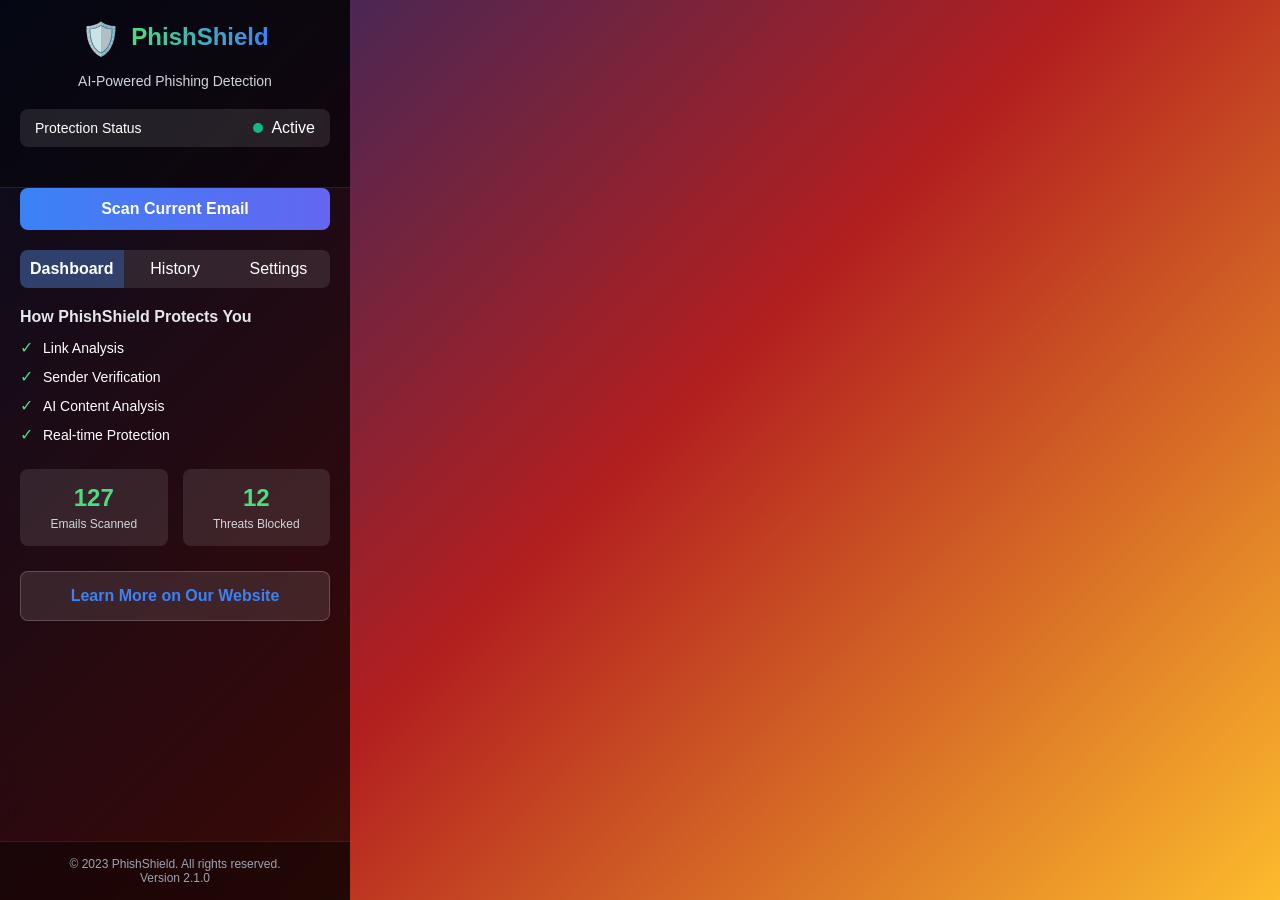
<file: trash.html>
<!DOCTYPE html>
<html lang="en">
<head>
    <meta charset="UTF-8">
    <meta name="viewport" content="width=device-width, initial-scale=1.0">
    <title>PhishShield Extension</title>
    <style>
        * {
            margin: 0;
            padding: 0;
            box-sizing: border-box;
            font-family: 'Segoe UI', Tahoma, Geneva, Verdana, sans-serif;
        }
        
        body {
            width: 350px;
            background: linear-gradient(135deg, #1a2a6c, #b21f1f, #fdbb2d);
            color: #fff;
            padding: 0;
            overflow: hidden;
        }
        
        .container {
            display: flex;
            flex-direction: column;
            min-height: 100vh;
            background: rgba(0, 0, 0, 0.7);
            backdrop-filter: blur(10px);
        }
        
        .header {
            padding: 20px;
            text-align: center;
            background: rgba(0, 0, 0, 0.4);
            border-bottom: 1px solid rgba(255, 255, 255, 0.1);
        }
        
        .logo {
            display: flex;
            align-items: center;
            justify-content: center;
            margin-bottom: 15px;
        }
        
        .logo-icon {
            font-size: 32px;
            margin-right: 10px;
            color: #4ade80;
        }
        
        h1 {
            font-size: 24px;
            font-weight: 700;
            background: linear-gradient(to right, #4ade80, #3b82f6);
            -webkit-background-clip: text;
            -webkit-text-fill-color: transparent;
            margin-bottom: 5px;
        }
        
        .subtitle {
            font-size: 14px;
            color: #d1d5db;
            margin-bottom: 20px;
        }
        
        .status-container {
            display: flex;
            justify-content: space-between;
            align-items: center;
            background: rgba(255, 255, 255, 0.1);
            padding: 10px 15px;
            border-radius: 8px;
            margin-bottom: 20px;
        }
        
        .status-text {
            font-size: 14px;
        }
        
        .status-indicator {
            display: flex;
            align-items: center;
        }
        
        .status-dot {
            width: 10px;
            height: 10px;
            border-radius: 50%;
            background-color: #ef4444;
            margin-right: 8px;
        }
        
        .status-dot.active {
            background-color: #10b981;
        }
        
        .main-content {
            padding: 0 20px 20px;
            flex-grow: 1;
        }
        
        .scan-btn {
            width: 100%;
            padding: 12px;
            background: linear-gradient(to right, #3b82f6, #6366f1);
            color: white;
            border: none;
            border-radius: 8px;
            font-size: 16px;
            font-weight: 600;
            cursor: pointer;
            margin-bottom: 20px;
            transition: all 0.3s ease;
        }
        
        .scan-btn:hover {
            background: linear-gradient(to right, #6366f1, #3b82f6);
            transform: translateY(-2px);
            box-shadow: 0 4px 12px rgba(59, 130, 246, 0.4);
        }
        
        .features {
            margin-bottom: 25px;
        }
        
        .features h3 {
            font-size: 16px;
            margin-bottom: 12px;
            color: #e5e7eb;
        }
        
        .feature-list {
            list-style-type: none;
        }
        
        .feature-list li {
            display: flex;
            align-items: center;
            margin-bottom: 10px;
            font-size: 14px;
        }
        
        .feature-icon {
            color: #4ade80;
            margin-right: 10px;
            font-size: 16px;
        }
        
        .stats {
            display: grid;
            grid-template-columns: 1fr 1fr;
            gap: 15px;
            margin-bottom: 25px;
        }
        
        .stat-box {
            background: rgba(255, 255, 255, 0.1);
            padding: 15px;
            border-radius: 8px;
            text-align: center;
        }
        
        .stat-value {
            font-size: 24px;
            font-weight: 700;
            color: #4ade80;
            margin-bottom: 5px;
        }
        
        .stat-label {
            font-size: 12px;
            color: #d1d5db;
        }
        
        .website-link {
            display: block;
            text-align: center;
            padding: 15px;
            background: rgba(255, 255, 255, 0.1);
            color: #3b82f6;
            text-decoration: none;
            border-radius: 8px;
            font-weight: 600;
            transition: all 0.3s ease;
            margin-top: 10px;
            border: 1px solid rgba(255, 255, 255, 0.2);
        }
        
        .website-link:hover {
            background: rgba(59, 130, 246, 0.2);
            transform: translateY(-2px);
            box-shadow: 0 4px 12px rgba(59, 130, 246, 0.3);
        }
        
        .footer {
            padding: 15px 20px;
            text-align: center;
            background: rgba(0, 0, 0, 0.4);
            border-top: 1px solid rgba(255, 255, 255, 0.1);
            font-size: 12px;
            color: #9ca3af;
        }
        
        .tabs {
            display: flex;
            margin-bottom: 20px;
            background: rgba(255, 255, 255, 0.1);
            border-radius: 8px;
            overflow: hidden;
        }
        
        .tab {
            flex: 1;
            padding: 10px;
            text-align: center;
            cursor: pointer;
            transition: background 0.3s ease;
        }
        
        .tab.active {
            background: rgba(59, 130, 246, 0.3);
            font-weight: 600;
        }
        
        .tab-content {
            display: none;
        }
        
        .tab-content.active {
            display: block;
        }
        
        .history-item {
            background: rgba(255, 255, 255, 0.1);
            padding: 10px;
            border-radius: 6px;
            margin-bottom: 10px;
            font-size: 14px;
        }
        
        .history-date {
            color: #9ca3af;
            font-size: 12px;
            margin-top: 5px;
        }
    </style>
</head>
<body>
    <div class="container">
        <div class="header">
            <div class="logo">
                <span class="logo-icon">🛡️</span>
                <h1>PhishShield</h1>
            </div>
            <p class="subtitle">AI-Powered Phishing Detection</p>
            
            <div class="status-container">
                <span class="status-text">Protection Status</span>
                <div class="status-indicator">
                    <div class="status-dot active"></div>
                    <span>Active</span>
                </div>
            </div>
        </div>
        
        <div class="main-content">
            <button class="scan-btn">Scan Current Email</button>
            
            <div class="tabs">
                <div class="tab active" onclick="switchTab('dashboard')">Dashboard</div>
                <div class="tab" onclick="switchTab('history')">History</div>
                <div class="tab" onclick="switchTab('settings')">Settings</div>
            </div>
            
            <div id="dashboard" class="tab-content active">
                <div class="features">
                    <h3>How PhishShield Protects You</h3>
                    <ul class="feature-list">
                        <li><span class="feature-icon">✓</span> Link Analysis</li>
                        <li><span class="feature-icon">✓</span> Sender Verification</li>
                        <li><span class="feature-icon">✓</span> AI Content Analysis</li>
                        <li><span class="feature-icon">✓</span> Real-time Protection</li>
                    </ul>
                </div>
                
                <div class="stats">
                    <div class="stat-box">
                        <div class="stat-value">127</div>
                        <div class="stat-label">Emails Scanned</div>
                    </div>
                    <div class="stat-box">
                        <div class="stat-value">12</div>
                        <div class="stat-label">Threats Blocked</div>
                    </div>
                </div>
                
                <a href="https://your-website-url.com/index.html" target="_blank" class="website-link">
                    Learn More on Our Website
                </a>
            </div>
            
            <div id="history" class="tab-content">
                <h3>Recent Scans</h3>
                <div class="history-item">
                    <div>Phishing attempt detected</div>
                    <div class="history-date">Today, 14:32</div>
                </div>
                <div class="history-item">
                    <div>Legitimate email</div>
                    <div class="history-date">Today, 13:15</div>
                </div>
                <div class="history-item">
                    <div>Phishing attempt detected</div>
                    <div class="history-date">Yesterday, 18:47</div>
                </div>
                
                <a href="https://your-website-url.com/index.html" target="_blank" class="website-link">
                    View Detailed Reports on Website
                </a>
            </div>
            
            <div id="settings" class="tab-content">
                <h3>Extension Settings</h3>
                <div class="feature-list">
                    <li><span class="feature-icon">⚙️</span> Enable real-time scanning</li>
                    <li><span class="feature-icon">⚙️</span> Show desktop notifications</li>
                    <li><span class="feature-icon">⚙️</span> Automatic updates</li>
                </div>
                
                <a href="https://your-website-url.com/index.html" target="_blank" class="website-link">
                    Customize Settings on Website
                </a>
            </div>
        </div>
        
        <div class="footer">
            <p>© 2023 PhishShield. All rights reserved.</p>
            <p>Version 2.1.0</p>
        </div>
    </div>

    <script>
        function switchTab(tabName) {
            // Hide all tab contents
            document.querySelectorAll('.tab-content').forEach(tab => {
                tab.classList.remove('active');
            });
            
            // Show selected tab content
            document.getElementById(tabName).classList.add('active');
            
            // Update active tab
            document.querySelectorAll('.tab').forEach(tab => {
                tab.classList.remove('active');
            });
            
            event.currentTarget.classList.add('active');
        }
        
        // Simulate scanning functionality
        document.querySelector('.scan-btn').addEventListener('click', function() {
            this.textContent = 'Scanning...';
            this.style.opacity = '0.7';
            
            setTimeout(() => {
                this.textContent = 'Scan Complete';
                this.style.background = 'linear-gradient(to right, #10b981, #059669)';
                
                setTimeout(() => {
                    this.textContent = 'Scan Current Email';
                    this.style.opacity = '1';
                    this.style.background = 'linear-gradient(to right, #3b82f6, #6366f1)';
                }, 2000);
            }, 1500);
        });
    </script>
</body>
</html>
</file>
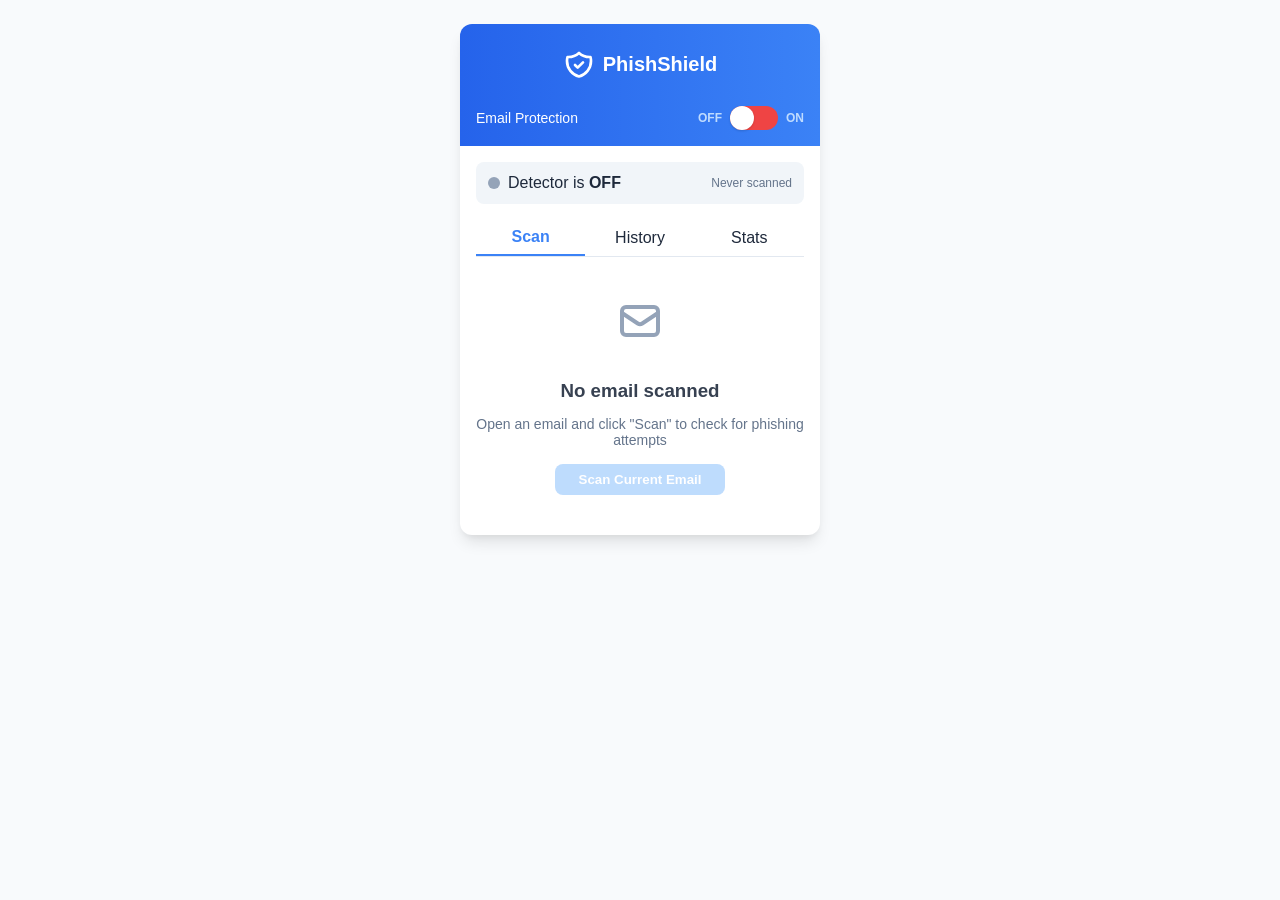
<file: extension/popup/Popup.html>
<!DOCTYPE html>
<html lang="en">

<head>
  <meta charset="UTF-8" />
  <meta name="viewport" content="width=device-width, initial-scale=1" />
  <title>Advanced Phishing Email Detector</title>
  <link rel="stylesheet" href="styles.css">
</head>

<body class="bg-slate-50">
  <div class="container">
    <!-- Header with logo -->
    <div class="header">
      <div class="header-content">
        <div class="logo-container">
          <svg xmlns="http://www.w3.org/2000/svg" class="logo-icon" fill="none" viewBox="0 0 24 24"
            stroke="currentColor">
            <path stroke-linecap="round" stroke-linejoin="round" stroke-width="2"
              d="M9 12l2 2 4-4m5.618-4.016A11.955 11.955 0 0112 2.944a11.955 11.955 0 01-8.618 3.04A12.02 12.02 0 003 9c0 5.591 3.824 10.29 9 11.622 5.176-1.332 9-6.03 9-11.622 0-1.042-.133-2.052-.382-3.016z" />
          </svg>
          <h1 class="logo-text">PhishShield</h1>
        </div>
      </div>

      <!-- Toggle switch -->
      <div class="toggle-container">
        <span class="toggle-label">Email Protection</span>
        <label class="toggle-wrapper">
          <span id="offLabel" class="toggle-text-off">OFF</span>
          <span class="toggle-switch-container">
            <input id="toggleSwitch" type="checkbox" class="toggle-input" aria-checked="false"
              aria-label="Toggle extension" />
            <div class="toggle-track"></div>
            <div class="toggle-thumb"></div>
          </span>
          <span id="onLabel" class="toggle-text-on">ON</span>
        </label>
      </div>
    </div>

    <!-- Main content area -->
    <div class="main-content">
      <!-- Status indicator -->
      <div id="status" class="status-indicator" role="status" aria-live="polite">
        <div class="status-content">
          <div id="statusIndicator" class="status-dot"></div>
          <span>Detector is <span id="statusText" class="status-text">OFF</span></span>
        </div>
        <span id="lastScanTime" class="last-scan-time">Never scanned</span>
      </div>

      <!-- Navigation tabs -->
      <div class="tabs-container">
        <button id="scanTab" class="tab-button tab-active">Scan</button>
        <button id="historyTab" class="tab-button">History</button>
        <button id="statsTab" class="tab-button">Stats</button>
      </div>

      <!-- Scan Tab Content -->
      <div id="scanContent" class="tab-content">
        <div id="loading" class="loading-container hidden" aria-live="assertive" role="alert">
          <div class="spinner" aria-hidden="true"></div>
          <p class="loading-text-primary">Analyzing email content...</p>
          <p class="loading-text-secondary">This may take a few seconds</p>
        </div>

        <div id="error" class="error-container hidden" role="alert">
          <svg xmlns="http://www.w3.org/2000/svg" class="error-icon" fill="none" viewBox="0 0 24 24"
            stroke="currentColor" aria-hidden="true">
            <path stroke-linecap="round" stroke-linejoin="round" stroke-width="2"
              d="M12 8v4m0 4h.01M21 12a9 9 0 11-18 0 9 9 0 0118 0z" />
          </svg>
          <p id="errorMessage" class="error-message"></p>
          <button id="retryBtn" class="retry-button">Try again</button>
        </div>

        <div id="result" class="result-container hidden" role="region" aria-live="polite" aria-label="Scan Results">
          <div class="result-content">
            <div class="result-header">
              <h3 class="result-title">Scan Results</h3>
              <span id="confidenceBadge" class="confidence-badge"></span>
            </div>
            <p id="resultText" class="result-text"></p>
            <div id="indicators" class="indicators-container" aria-label="Scan Indicators"></div>
          </div>

          <div id="detailsAccordion" class="details-accordion">
            <button id="detailsToggle" class="details-toggle" aria-expanded="false" aria-controls="detailsContent">
              <span>View details</span>
              <svg xmlns="http://www.w3.org/2000/svg" class="details-chevron" fill="none" viewBox="0 0 24 24"
                stroke="currentColor" aria-hidden="true">
                <path stroke-linecap="round" stroke-linejoin="round" stroke-width="2" d="M19 9l-7 7-7-7" />
              </svg>
            </button>
            <div id="detailsContent" class="details-content hidden" tabindex="0">
              <div class="details-sections">
                <div class="detail-section">
                  <h4 class="detail-heading">SUBJECT ANALYSIS</h4>
                  <p id="subjectAnalysis" class="detail-text"></p>
                </div>
                <div class="detail-section">
                  <h4 class="detail-heading">BODY ANALYSIS</h4>
                  <p id="bodyAnalysis" class="detail-text"></p>
                </div>
                <div class="detail-section">
                  <h4 class="detail-heading">URL ANALYSIS</h4>
                  <p id="urlAnalysis" class="detail-text"></p>
                </div>
              </div>
            </div>
          </div>

          <div class="action-buttons">
            <button id="analyzeBtn" class="action-button primary-button">
              Scan Again
            </button>
            <button id="reportBtn" class="action-button secondary-button">
              Report
            </button>
          </div>
        </div>

        <div id="initialState" class="initial-state">
          <svg xmlns="http://www.w3.org/2000/svg" class="initial-icon" fill="none" viewBox="0 0 24 24"
            stroke="currentColor" aria-hidden="true">
            <path stroke-linecap="round" stroke-linejoin="round" stroke-width="2"
              d="M3 8l7.89 5.26a2 2 0 002.22 0L21 8M5 19h14a2 2 0 002-2V7a2 2 0 00-2-2H5a2 2 0 00-2 2v10a2 2 0 002 2z" />
          </svg>
          <h3 class="initial-title">No email scanned</h3>
          <p class="initial-subtitle">Open an email and click "Scan" to check for phishing attempts</p>
          <button id="initialAnalyzeBtn" class="initial-button">
            Scan Current Email
          </button>
        </div>
      </div>

      <!-- History Tab Content -->
      <div id="historyContent" class="tab-content hidden" aria-label="Scan History">
        <div class="history-header">
          <h3 class="history-title">Scan History</h3>
          <button id="clearHistoryBtn" class="clear-history-button">Clear All</button>
        </div>

        <div id="historyList" class="history-list" tabindex="0" aria-live="polite" aria-relevant="additions removals">
          <div class="empty-history">
            <svg xmlns="http://www.w3.org/2000/svg" class="empty-history-icon" fill="none" viewBox="0 0 24 24"
              stroke="currentColor" aria-hidden="true">
              <path stroke-linecap="round" stroke-linejoin="round" stroke-width="2"
                d="M12 8v4l3 3m6-3a9 9 0 11-18 0 9 9 0 0118 0z" />
            </svg>
            <p>No scan history yet</p>
          </div>
        </div>
      </div>

      <!-- Stats Tab Content -->
      <div id="statsContent" class="tab-content hidden" aria-label="Statistics Overview">
        <div class="stats-grid">
          <div class="stat-card blue-stat" role="region" aria-labelledby="totalScansLabel">
            <p id="totalScansLabel" class="stat-label">Total Scans</p>
            <p id="totalScans" class="stat-value" tabindex="0">0</p>
          </div>
          <div class="stat-card red-stat" role="region" aria-labelledby="phishingDetectedLabel">
            <p id="phishingDetectedLabel" class="stat-label">Phishing Detected</p>
            <p id="phishingDetected" class="stat-value" tabindex="0">0</p>
          </div>
        </div>

        <div class="detection-rate-container" role="region" aria-label="Detection Rate">
          <h3 class="detection-rate-title">Detection Rate</h3>
          <div class="detection-rate-bar-container">
            <div id="detectionRateBar" class="detection-rate-bar"></div>
          </div>
          <p id="detectionRateText" class="detection-rate-text">0% of scans detected phishing</p>
        </div>

        <div role="region" aria-label="Recent Activity">
          <h3 class="recent-activity-title">Recent Activity</h3>
          <div id="recentActivity" class="recent-activity-list" tabindex="0" aria-live="polite"
            aria-relevant="additions"></div>
        </div>
      </div>
    </div>
  </div>

  <script src="popup.js"></script>
</body>

</html>
</file>
<file: extension/popup/styles.css>
/* Custom CSS for PhishShield Chrome Extension */
/* Replaces Tailwind with custom classes */

/* Base styles */
body {
  font-family: -apple-system, BlinkMacSystemFont, 'Segoe UI', Roboto, Oxygen, Ubuntu, Cantarell, 'Open Sans', 'Helvetica Neue', sans-serif;
  color: #1e293b;
  background-color: #f8fafc;
  min-width: 360px;
  padding: 1rem;
}

.container {
  max-width: 360px;
  margin-left: auto;
  margin-right: auto;
  background-color: white;
  box-shadow: 0 10px 15px -3px rgba(0, 0, 0, 0.1), 0 4px 6px -2px rgba(0, 0, 0, 0.05);
  border-radius: 0.75rem;
  overflow: hidden;
}

/* Header styles */
.header {
  background: linear-gradient(to right, #2563eb, #3b82f6);
  padding: 1rem;
  color: white;
}

.header-content {
  display: flex;
  align-items: center;
  justify-content: center;
}

.logo-container {
  display: flex;
  align-items: center;
  gap: 0.5rem;
}

.logo-icon {
  height: 2rem;
  width: 2rem;
}

.logo-text {
  font-size: 1.25rem;
  font-weight: bold;
}

/* Toggle switch styles */
.toggle-container {
  display: flex;
  align-items: center;
  justify-content: space-between;
  margin-top: 1rem;
}

.toggle-label {
  font-size: 0.875rem;
  font-weight: 500;
}

.toggle-wrapper {
  display: flex;
  align-items: center;
  cursor: pointer;
}

.toggle-text-off,
.toggle-text-on {
  font-size: 0.75rem;
  font-weight: 600;
  color: #bfdbfe;
}

.toggle-text-off {
  margin-right: 0.5rem;
}

.toggle-text-on {
  margin-left: 0.5rem;
}

.toggle-switch-container {
  position: relative;
}

.toggle-input {
  position: absolute;
  width: 1px;
  height: 1px;
  padding: 0;
  margin: -1px;
  overflow: hidden;
  clip: rect(0, 0, 0, 0);
  white-space: nowrap;
  border: 0;
}

.toggle-track {
  width: 3rem;
  height: 1.5rem;
  border-radius: 9999px;
  transition: all 0.3s;
  background-color: #EF4444;
}

.toggle-input:checked ~ .toggle-track {
  background-color: #10eea4 !important;
}

.toggle-thumb {
  position: absolute;
  left: 0;
  top: 0;
  width: 1.5rem;
  height: 1.5rem;
  background-color: white;
  border-radius: 9999px;
  box-shadow: 0 1px 3px 0 rgba(0, 0, 0, 0.1), 0 1px 2px 0 rgba(0, 0, 0, 0.06);
  transition: transform 0.3s;
}

.toggle-input:checked ~ .toggle-thumb {
  transform: translateX(1.5rem);
}

/* Main content styles */
.main-content {
  padding: 1rem;
}

.status-indicator {
  display: flex;
  align-items: center;
  justify-content: space-between;
  padding: 0.75rem;
  border-radius: 0.5rem;
  background-color: #f1f5f9;
  margin-bottom: 1rem;
}

.status-content {
  display: flex;
  align-items: center;
  gap: 0.5rem;
}

.status-dot {
  width: 0.75rem;
  height: 0.75rem;
  border-radius: 9999px;
  background-color: #94a3b8;
}

.status-text {
  font-weight: bold;
}

.last-scan-time {
  font-size: 0.75rem;
  color: #64748b;
}

/* Tabs styles */
.tabs-container {
  display: flex;
  border-bottom: 1px solid #e2e8f0;
  margin-bottom: 1rem;
}

.tab-button {
  flex: 1;
  padding: 0.5rem;
  text-align: center;
  background: none;
  border: none;
  cursor: pointer;
  font: inherit;
  color: inherit;
}

.tab-button.tab-active {
  border-bottom: 2px solid #3b82f6;
  color: #3b82f6;
  font-weight: 600;
}

.tab-content {
  /* Default styles for tab content */
}

.hidden {
  display: none !important;
}

/* Loading styles */
.loading-container {
  display: flex;
  flex-direction: column;
  align-items: center;
  justify-content: center;
  padding: 2rem 0;
}

.spinner {
  width: 1.25rem;
  height: 1.25rem;
  border: 3px solid #cbd5e1;
  border-top-color: #3b82f6;
  border-radius: 50%;
  animation: spin 1s linear infinite;
  flex-shrink: 0;
  margin-bottom: 0.75rem;
}

.loading-text-primary {
  color: #2563eb;
  font-weight: 600;
}

.loading-text-secondary {
  font-size: 0.875rem;
  color: #64748b;
  margin-top: 0.25rem;
}

/* Error styles */
.error-container {
  display: flex;
  flex-direction: column;
  align-items: center;
  justify-content: center;
  padding: 1.5rem 1rem;
  background-color: #fef2f2;
  border-radius: 0.5rem;
  margin-bottom: 1rem;
}

.error-icon {
  height: 2rem;
  width: 2rem;
  color: #ef4444;
  margin-bottom: 0.5rem;
}

.error-message {
  color: #dc2626;
  font-weight: 600;
  text-align: center;
}

.retry-button {
  margin-top: 0.75rem;
  font-size: 0.875rem;
  color: #dc2626;
  background: none;
  border: none;
  cursor: pointer;
  text-decoration: underline;
}

.retry-button:hover {
  text-decoration: none;
}

/* Result styles */
.result-container {
  /* Initially hidden, shown via JS */
}

.result-content {
  background-color: #f1f5f9;
  border-radius: 0.5rem;
  padding: 1rem;
  margin-bottom: 1rem;
}

.result-header {
  display: flex;
  align-items: center;
  justify-content: space-between;
  margin-bottom: 0.5rem;
}

.result-title {
  font-weight: bold;
}

.confidence-badge {
  font-size: 0.75rem;
  padding: 0.25rem 0.5rem;
  border-radius: 9999px;
}

.result-text {
  margin-bottom: 0.75rem;
}

.indicators-container {
  display: flex;
  flex-direction: column;
  gap: 0.5rem;
}

.indicators-container > div {
  display: flex;
  align-items: flex-start;
  font-size: 0.875rem;
}

.indicators-container svg {
  height: 1rem;
  width: 1rem;
  margin-top: 0.125rem;
  margin-right: 0.5rem;
  flex-shrink: 0;
}

/* Details accordion */
.details-accordion {
  margin-bottom: 1rem;
}

.details-toggle {
  width: 100%;
  display: flex;
  align-items: center;
  justify-content: space-between;
  padding: 0.5rem 0;
  font-size: 0.875rem;
  font-weight: 500;
  color: #2563eb;
  background: none;
  border: none;
  cursor: pointer;
}

.details-toggle:hover {
  color: #1e40af;
}

.details-chevron {
  height: 1rem;
  width: 1rem;
  transition: transform 0.2s;
}

.details-content {
  padding-top: 0.5rem;
  border-top: 1px solid #e2e8f0;
}

.details-sections {
  display: flex;
  flex-direction: column;
  gap: 0.75rem;
}

.detail-section h4 {
  font-size: 0.75rem;
  font-weight: 600;
  color: #64748b;
  margin-bottom: 0.25rem;
}

.detail-text {
  font-size: 0.875rem;
}

/* Action buttons */
.action-buttons {
  display: flex;
  gap: 0.75rem;
}

.action-button {
  flex: 1;
  font-weight: 600;
  padding: 0.5rem 1rem;
  border-radius: 0.5rem;
  box-shadow: 0 1px 3px 0 rgba(0, 0, 0, 0.1), 0 1px 2px 0 rgba(0, 0, 0, 0.06);
  border: none;
  cursor: pointer;
  transition: all 0.2s;
}

.primary-button {
  background-color: #2563eb;
  color: white;
}

.primary-button:hover {
  background-color: #1d4ed8;
}

.primary-button:disabled {
  background-color: #93c5fd;
  cursor: not-allowed;
  opacity: 0.6;
  box-shadow: none;
}

.secondary-button {
  background-color: #e2e8f0;
  color: #1e293b;
}

.secondary-button:hover {
  background-color: #cbd5e1;
}

/* Initial state */
.initial-state {
  text-align: center;
  padding: 1.5rem 0;
}

.initial-icon {
  height: 3rem;
  width: 3rem;
  margin-left: auto;
  margin-right: auto;
  color: #94a3b8;
  margin-bottom: 0.75rem;
}

.initial-title {
  font-weight: bold;
  color: #374151;
  margin-bottom: 0.25rem;
}

.initial-subtitle {
  font-size: 0.875rem;
  color: #64748b;
  margin-bottom: 1rem;
}

.initial-button {
  background-color: #2563eb;
  color: white;
  font-weight: 600;
  padding: 0.5rem 1.5rem;
  border-radius: 0.5rem;
  box-shadow: 0 1px 3px 0 rgba(0, 0, 0, 0.1), 0 1px 2px 0 rgba(0, 0, 0, 0.06);
  border: none;
  cursor: pointer;
  transition: background-color 0.2s;
}

.initial-button:hover {
  background-color: #1d4ed8;
}

.initial-button:disabled {
  background-color: #93c5fd;
  cursor: not-allowed;
  opacity: 0.6;
  box-shadow: none;
}

/* History tab */
.history-header {
  display: flex;
  align-items: center;
  justify-content: space-between;
  margin-bottom: 0.75rem;
}

.history-title {
  font-weight: bold;
}

.clear-history-button {
  font-size: 0.75rem;
  color: #dc2626;
  background: none;
  border: none;
  cursor: pointer;
  text-decoration: underline;
}

.clear-history-button:hover {
  text-decoration: none;
}

.history-list {
  display: flex;
  flex-direction: column;
  gap: 0.5rem;
  max-height: 15rem;
  overflow-y: auto;
}

.history-list::-webkit-scrollbar {
  width: 8px;
}

.history-list::-webkit-scrollbar-thumb {
  background-color: #a3bffa;
  border-radius: 4px;
}

.history-list::-webkit-scrollbar-track {
  background: transparent;
}

.empty-history {
  text-align: center;
  padding: 1.5rem 0;
  color: #94a3b8;
}

.empty-history-icon {
  height: 2rem;
  width: 2rem;
  margin-left: auto;
  margin-right: auto;
  margin-bottom: 0.5rem;
}

.history-item {
  padding: 0.75rem;
  border: 1px solid #e2e8f0;
  border-radius: 0.5rem;
  cursor: pointer;
  transition: all 0.2s;
}

.history-item:hover {
  background-color: #f8fafc;
  transform: translateY(-1px);
}

.history-item > div:first-child {
  display: flex;
  justify-content: space-between;
  align-items: flex-start;
  margin-bottom: 0.5rem;
}

.history-item h4 {
  font-weight: 500;
  overflow: hidden;
  text-overflow: ellipsis;
  white-space: nowrap;
  flex: 1;
  min-width: 0;
}

.history-item > div:first-child > span {
  font-size: 0.75rem;
  padding: 0.25rem 0.5rem;
  border-radius: 9999px;
}

.history-item > div:last-child {
  display: flex;
  justify-content: space-between;
  align-items: center;
  margin-top: 0.5rem;
}

.history-item > div:last-child > span:first-child {
  font-size: 0.75rem;
  font-weight: 500;
}

.history-item > div:last-child > span:last-child {
  font-size: 0.75rem;
  color: #94a3b8;
}

/* Risk level classes */
.risk-high {
  background-color: #fee2e2;
  color: #b91c1c;
}

.risk-medium {
  background-color: #fef3c7;
  color: #b45309;
}

.risk-low {
  background-color: #ecfdf5;
  color: #047857;
}

/* Stats tab */
.stats-grid {
  display: grid;
  grid-template-columns: 1fr 1fr;
  gap: 1rem;
  margin-bottom: 1rem;
}

.stat-card {
  padding: 0.75rem;
  border-radius: 0.5rem;
}

.blue-stat {
  background-color: #dbeafe;
}

.red-stat {
  background-color: #fee2e2;
}

.stat-label {
  font-size: 0.75rem;
  font-weight: 500;
  margin-bottom: 0.25rem;
}

.blue-stat .stat-label {
  color: #2563eb;
}

.red-stat .stat-label {
  color: #dc2626;
}

.stat-value {
  font-size: 1.5rem;
  font-weight: bold;
}

.blue-stat .stat-value {
  color: #1e40af;
}

.red-stat .stat-value {
  color: #991b1b;
}

.detection-rate-container {
  margin-bottom: 1rem;
}

.detection-rate-title {
  font-weight: bold;
  margin-bottom: 0.5rem;
}

.detection-rate-bar-container {
  height: 0.5rem;
  background-color: #e2e8f0;
  border-radius: 9999px;
  overflow: hidden;
}

.detection-rate-bar {
  height: 100%;
  background-color: #2563eb;
  transition: width 0.3s;
}

.detection-rate-text {
  font-size: 0.75rem;
  color: #64748b;
  margin-top: 0.25rem;
}

.recent-activity-title {
  font-weight: bold;
  margin-bottom: 0.5rem;
}

.recent-activity-list {
  display: flex;
  flex-direction: column;
  gap: 0.75rem;
}

.recent-activity-list > div {
  display: flex;
  align-items: center;
  justify-content: space-between;
  font-size: 0.875rem;
  padding: 0.25rem 0.75rem;
  border-radius: 0.5rem;
  transition: all 0.2s;
}



/* Animations */
@keyframes spin {
  to {
    transform: rotate(360deg);
  }
}

@keyframes pulse {
  50% {
    opacity: 0.5;
  }
}

@keyframes slideIn {
  from {
    opacity: 0;
    transform: translateY(10px);
  }
  to {
    opacity: 1;
    transform: translateY(0);
  }
}

.slide-in {
  animation: slideIn 0.3s ease-out forwards;
}

.pulse {
  animation: pulse 2s cubic-bezier(0.4, 0, 0.6, 1) infinite;
}

/* Focus states for accessibility */
button:focus,
input:focus {
  outline: 2px solid #3b82f6;
  outline-offset: 2px;
}

button:disabled {
  cursor: not-allowed;
  opacity: 0.6;
  box-shadow: none;
}
</file>
